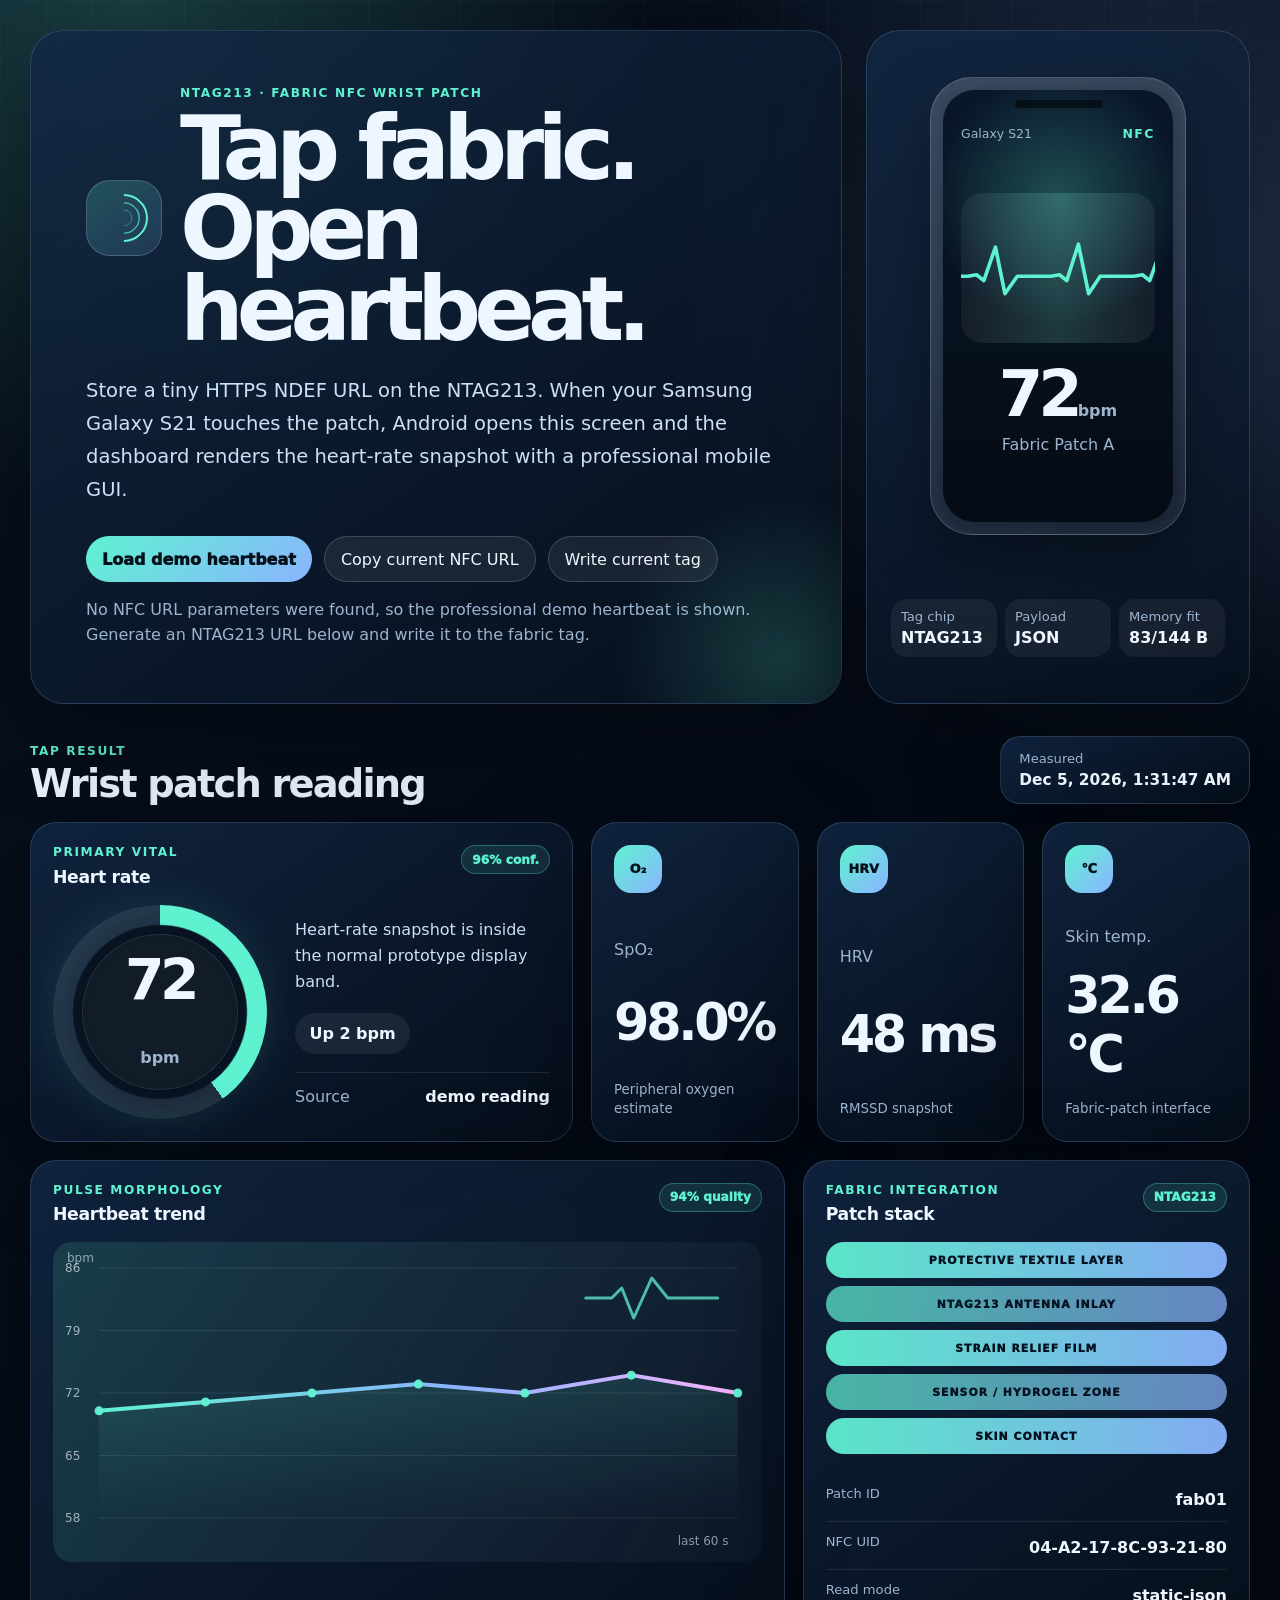
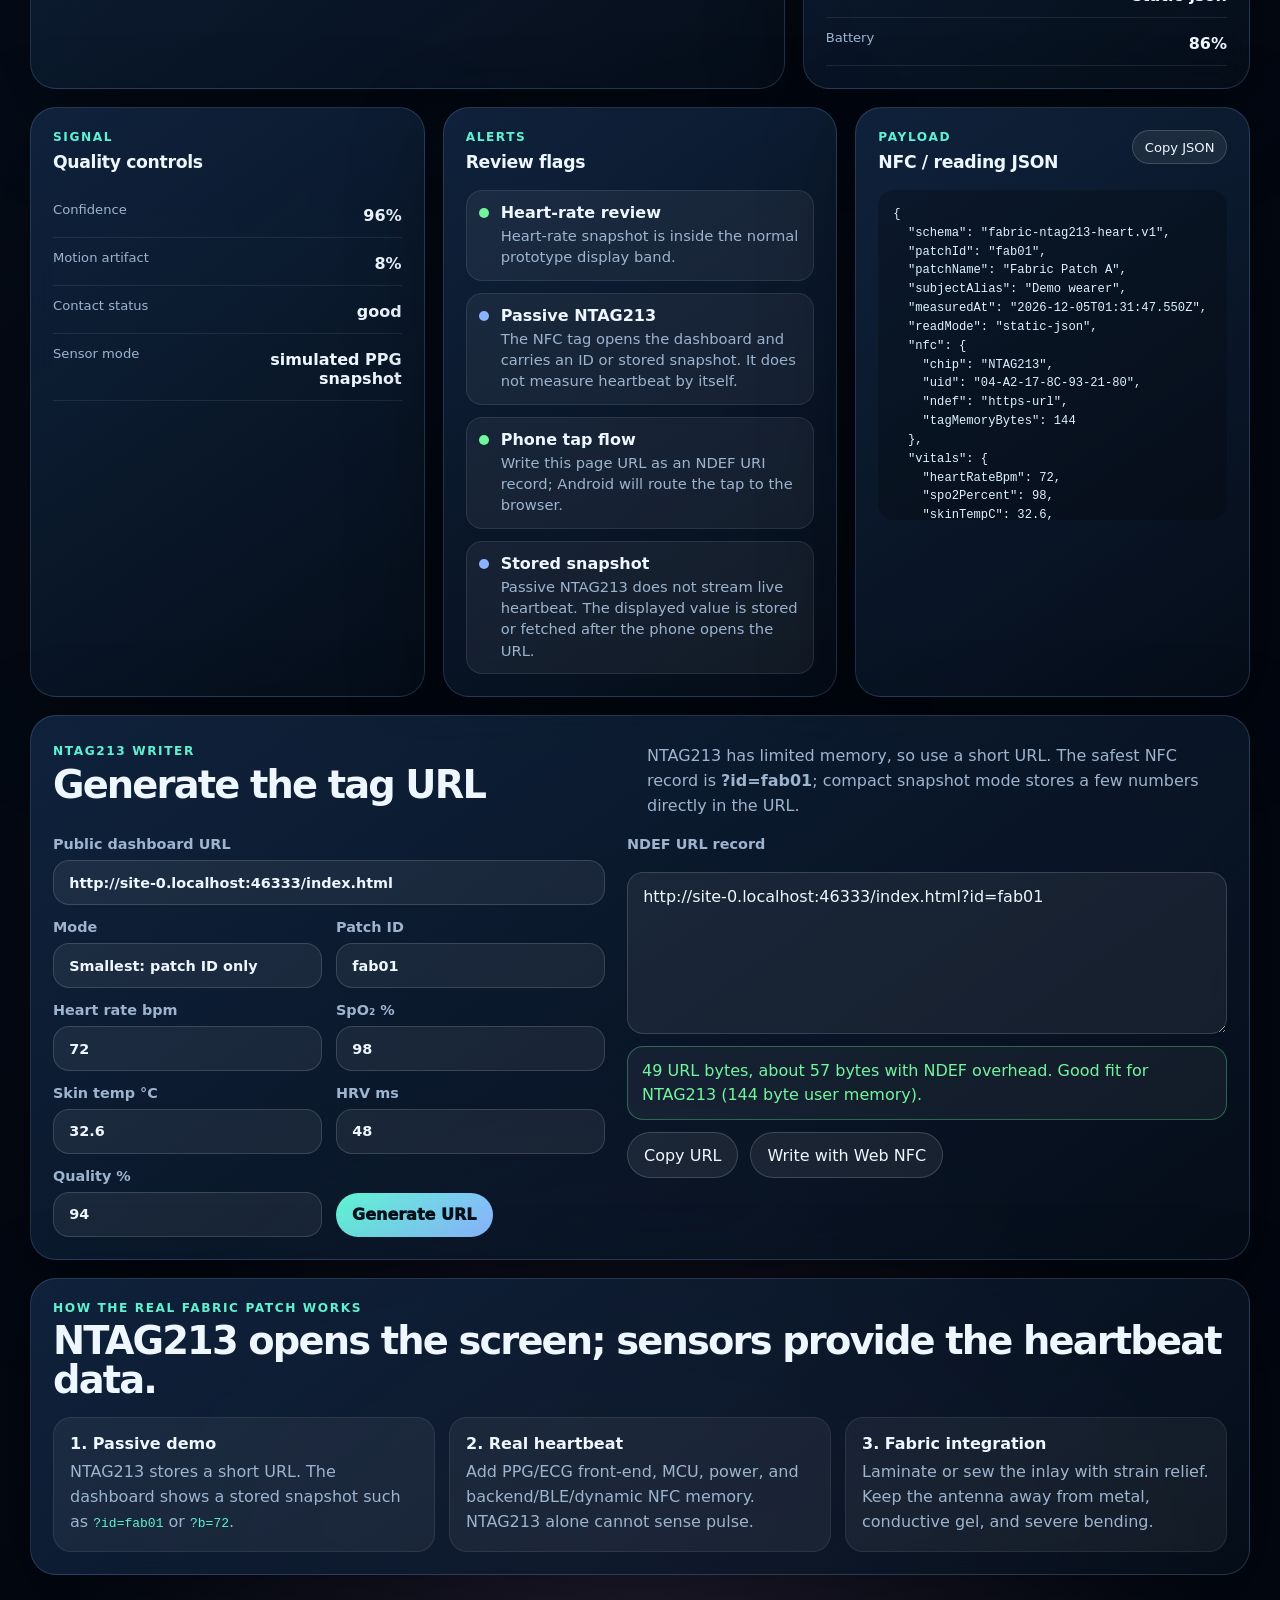
<file: index.html>
<!doctype html>
<html lang="en" data-theme="dark">
<head>
  <meta charset="utf-8" />
  <meta name="viewport" content="width=device-width, initial-scale=1, viewport-fit=cover" />
  <meta name="theme-color" content="#08111f" />
  <meta name="description" content="Professional tap-to-open NTAG213 fabric wrist patch heartbeat dashboard." />
  <title>NTAG213 Fabric Wrist Patch | Heartbeat Dashboard</title>
  <link rel="manifest" href="manifest.webmanifest" />
  <link rel="icon" href="assets/icon.svg" type="image/svg+xml" />
  <link rel="stylesheet" href="assets/styles.css" />
</head>
<body>
  <a class="skip-link" href="#dashboard">Skip to dashboard</a>

  <main class="shell">
    <section class="hero" aria-labelledby="hero-title">
      <div class="hero-copy glass">
        <div class="brand-row">
          <div class="brand-mark" aria-hidden="true">
            <span></span><span></span><span></span>
          </div>
          <div>
            <p class="eyebrow">NTAG213 · Fabric NFC Wrist Patch</p>
            <h1 id="hero-title">Tap fabric. Open heartbeat.</h1>
          </div>
        </div>
        <p class="lead">
          Store a tiny HTTPS NDEF URL on the NTAG213. When your Samsung Galaxy S21 touches the patch, Android opens this screen and the dashboard renders the heart-rate snapshot with a professional mobile GUI.
        </p>
        <div class="hero-actions" aria-label="Main actions">
          <button class="btn btn-primary" id="loadDemo" type="button">Load demo heartbeat</button>
          <button class="btn" id="copyCurrentUrl" type="button">Copy current NFC URL</button>
          <button class="btn" id="writeCurrentTag" type="button">Write current tag</button>
        </div>
        <p class="notice" id="systemNotice" role="status" aria-live="polite"></p>
      </div>

      <aside class="phone-card glass" aria-label="Tap preview">
        <div class="phone-frame">
          <div class="phone-notch"></div>
          <div class="phone-screen">
            <div class="mini-status"><span>Galaxy S21</span><strong>NFC</strong></div>
            <div class="mini-wave" aria-hidden="true"></div>
            <div class="mini-bpm"><strong id="miniBpm">--</strong><span>bpm</span></div>
            <p id="miniPatch">Waiting for tag</p>
          </div>
        </div>
        <dl class="status-grid">
          <div><dt>Tag chip</dt><dd>NTAG213</dd></div>
          <div><dt>Payload</dt><dd id="payloadMode">URL</dd></div>
          <div><dt>Memory fit</dt><dd id="memoryFit">144 B target</dd></div>
        </dl>
      </aside>
    </section>

    <section class="dashboard" id="dashboard" aria-labelledby="dashboard-title">
      <div class="section-title">
        <div>
          <p class="eyebrow">Tap result</p>
          <h2 id="dashboard-title">Wrist patch reading</h2>
        </div>
        <div class="timestamp glass">
          <span>Measured</span>
          <strong id="measuredAt">—</strong>
        </div>
      </div>

      <div class="metric-grid">
        <article class="card card-heart glass" aria-labelledby="heart-title">
          <div class="card-head">
            <div>
              <p class="eyebrow">Primary vital</p>
              <h3 id="heart-title">Heart rate</h3>
            </div>
            <span class="pill" id="confidencePill">—</span>
          </div>
          <div class="heart-layout">
            <div class="heart-ring" id="heartRing" style="--ring: 0" role="img" aria-label="Heart rate gauge">
              <div class="heart-ring-inner">
                <strong id="heartRate">—</strong>
                <span>bpm</span>
              </div>
            </div>
            <div class="heart-copy">
              <p id="heartInterpretation">Touch your phone to the NFC patch to load a reading.</p>
              <div class="trend-chip" id="trendChip">No trend yet</div>
              <div class="source-line"><span>Source</span><strong id="readingSource">No NFC URL</strong></div>
            </div>
          </div>
        </article>

        <article class="card mini-metric glass">
          <span class="metric-icon">O₂</span>
          <p>SpO₂</p>
          <strong id="spo2">—</strong>
          <small>Peripheral oxygen estimate</small>
        </article>

        <article class="card mini-metric glass">
          <span class="metric-icon">HRV</span>
          <p>HRV</p>
          <strong id="hrv">—</strong>
          <small>RMSSD snapshot</small>
        </article>

        <article class="card mini-metric glass">
          <span class="metric-icon">℃</span>
          <p>Skin temp.</p>
          <strong id="skinTemp">—</strong>
          <small>Fabric-patch interface</small>
        </article>
      </div>

      <div class="panel-grid">
        <article class="card chart-card glass">
          <div class="card-head">
            <div>
              <p class="eyebrow">Pulse morphology</p>
              <h3>Heartbeat trend</h3>
            </div>
            <span class="pill" id="qualityPill">—</span>
          </div>
          <canvas id="waveCanvas" width="900" height="340" aria-label="Heartbeat trend chart"></canvas>
        </article>

        <article class="card fabric-card glass">
          <div class="card-head">
            <div>
              <p class="eyebrow">Fabric integration</p>
              <h3>Patch stack</h3>
            </div>
            <span class="pill" id="tagPill">NTAG213</span>
          </div>
          <div class="fabric-stack" aria-hidden="true">
            <span>protective textile layer</span>
            <span>NTAG213 antenna inlay</span>
            <span>strain relief film</span>
            <span>sensor / hydrogel zone</span>
            <span>skin contact</span>
          </div>
          <dl class="detail-list">
            <div><dt>Patch ID</dt><dd id="patchId">—</dd></div>
            <div><dt>NFC UID</dt><dd id="nfcUid">—</dd></div>
            <div><dt>Read mode</dt><dd id="readMode">—</dd></div>
            <div><dt>Battery</dt><dd id="battery">—</dd></div>
          </dl>
        </article>
      </div>

      <div class="panel-grid panel-grid-three">
        <article class="card glass">
          <div class="card-head">
            <div>
              <p class="eyebrow">Signal</p>
              <h3>Quality controls</h3>
            </div>
          </div>
          <dl class="detail-list">
            <div><dt>Confidence</dt><dd id="confidenceValue">—</dd></div>
            <div><dt>Motion artifact</dt><dd id="motionArtifact">—</dd></div>
            <div><dt>Contact status</dt><dd id="contactStatus">—</dd></div>
            <div><dt>Sensor mode</dt><dd id="sensorMode">—</dd></div>
          </dl>
        </article>

        <article class="card glass">
          <div class="card-head">
            <div>
              <p class="eyebrow">Alerts</p>
              <h3>Review flags</h3>
            </div>
          </div>
          <ul class="alert-list" id="alerts"></ul>
        </article>

        <article class="card raw-card glass">
          <div class="card-head">
            <div>
              <p class="eyebrow">Payload</p>
              <h3>NFC / reading JSON</h3>
            </div>
            <button class="btn btn-small" id="copyJson" type="button">Copy JSON</button>
          </div>
          <pre id="rawJson" tabindex="0">No reading loaded.</pre>
        </article>
      </div>
    </section>

    <section class="builder card glass" aria-labelledby="builder-title">
      <div class="section-title section-title-compact">
        <div>
          <p class="eyebrow">NTAG213 writer</p>
          <h2 id="builder-title">Generate the tag URL</h2>
        </div>
        <p class="builder-note">NTAG213 has limited memory, so use a short URL. The safest NFC record is <strong>?id=fab01</strong>; compact snapshot mode stores a few numbers directly in the URL.</p>
      </div>
      <div class="builder-grid">
        <form class="builder-form" id="tagForm">
          <label>Public dashboard URL
            <input id="baseUrl" name="baseUrl" inputmode="url" autocomplete="url" />
          </label>
          <label>Mode
            <select id="urlMode" name="urlMode">
              <option value="id">Smallest: patch ID only</option>
              <option value="compact">Compact: BPM + vital snapshot</option>
              <option value="json">Large: encoded JSON demo</option>
            </select>
          </label>
          <label>Patch ID
            <input id="formPatchId" name="patchId" value="fab01" maxlength="20" />
          </label>
          <label>Heart rate bpm
            <input id="formBpm" name="bpm" type="number" min="30" max="220" value="72" />
          </label>
          <label>SpO₂ %
            <input id="formSpo2" name="spo2" type="number" min="50" max="100" step="0.1" value="98" />
          </label>
          <label>Skin temp °C
            <input id="formTemp" name="temp" type="number" min="20" max="45" step="0.1" value="32.6" />
          </label>
          <label>HRV ms
            <input id="formHrv" name="hrv" type="number" min="0" max="250" value="48" />
          </label>
          <label>Quality %
            <input id="formQuality" name="quality" type="number" min="0" max="100" value="94" />
          </label>
          <button class="btn btn-primary" type="submit">Generate URL</button>
        </form>
        <div class="builder-output">
          <label for="generatedUrl">NDEF URL record</label>
          <textarea id="generatedUrl" rows="7" readonly></textarea>
          <div class="capacity-box" id="capacityBox">—</div>
          <div class="hero-actions">
            <button class="btn" id="copyGenerated" type="button">Copy URL</button>
            <button class="btn" id="writeGenerated" type="button">Write with Web NFC</button>
          </div>
        </div>
      </div>
    </section>

    <section class="card glass setup-card" aria-labelledby="setup-title">
      <p class="eyebrow">How the real fabric patch works</p>
      <h2 id="setup-title">NTAG213 opens the screen; sensors provide the heartbeat data.</h2>
      <div class="setup-grid">
        <div><strong>1. Passive demo</strong><p>NTAG213 stores a short URL. The dashboard shows a stored snapshot such as <code>?id=fab01</code> or <code>?b=72</code>.</p></div>
        <div><strong>2. Real heartbeat</strong><p>Add PPG/ECG front-end, MCU, power, and backend/BLE/dynamic NFC memory. NTAG213 alone cannot sense pulse.</p></div>
        <div><strong>3. Fabric integration</strong><p>Laminate or sew the inlay with strain relief. Keep the antenna away from metal, conductive gel, and severe bending.</p></div>
      </div>
    </section>
  </main>

  <template id="alertTemplate">
    <li><span></span><div><strong></strong><p></p></div></li>
  </template>

  <script src="assets/app.js" defer></script>
</body>
</html>
</file>
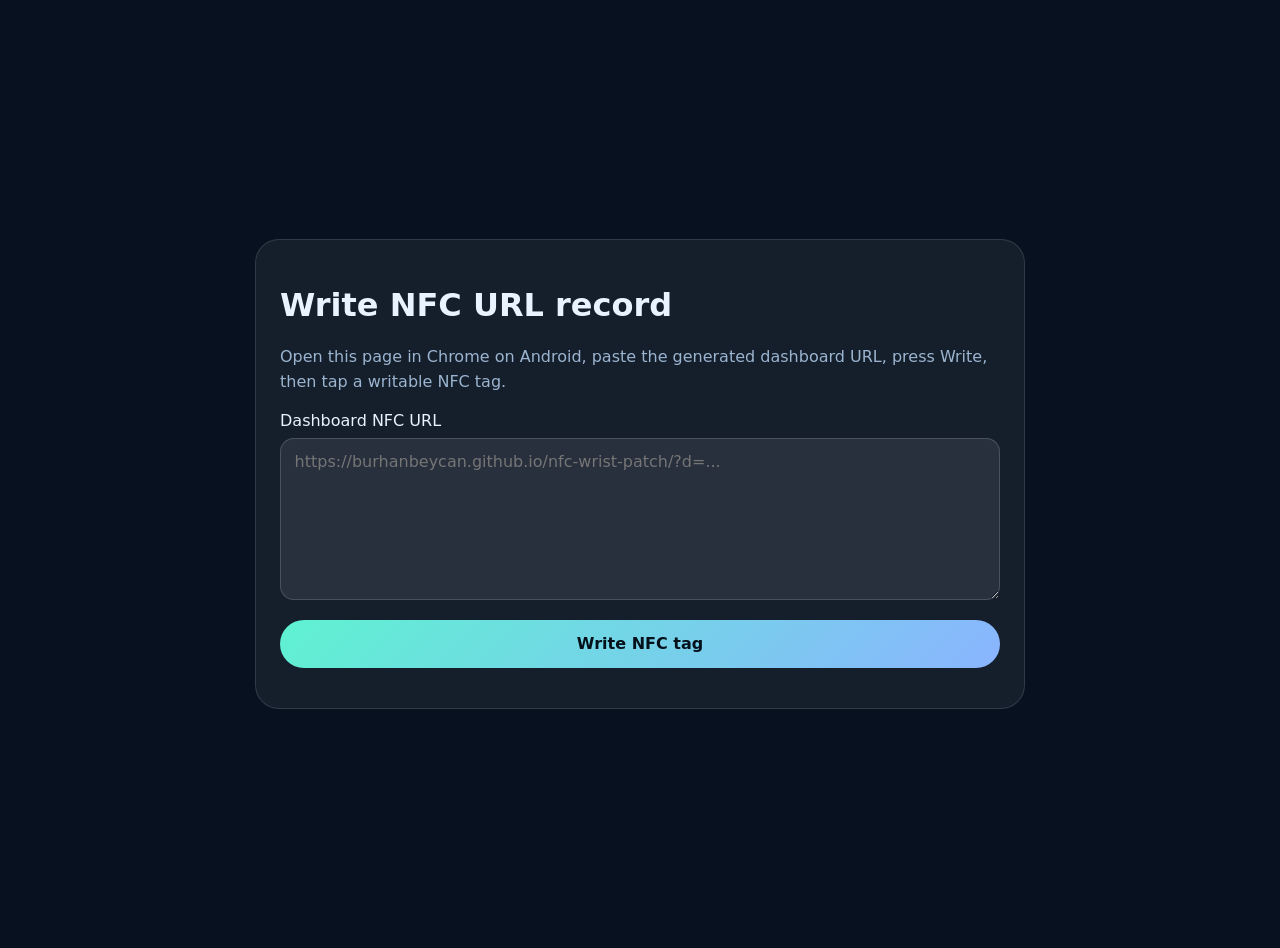
<file: tools/write-tag-web-nfc.html>
<!doctype html>
<html lang="en">
<head>
  <meta charset="utf-8" />
  <meta name="viewport" content="width=device-width, initial-scale=1" />
  <title>Write NFC Wrist Patch Tag</title>
  <style>
    body{font-family:system-ui,sans-serif;background:#07111f;color:#e9f3ff;margin:0;display:grid;min-height:100vh;place-items:center;padding:24px}main{width:min(720px,100%);background:rgba(255,255,255,.06);border:1px solid rgba(255,255,255,.12);border-radius:24px;padding:24px}textarea,input,button{font:inherit;width:100%;box-sizing:border-box}textarea,input{margin:.5rem 0 1rem;padding:.85rem;border-radius:14px;border:1px solid rgba(255,255,255,.16);background:rgba(255,255,255,.08);color:#e9f3ff}button{padding:.9rem 1rem;border:0;border-radius:999px;background:linear-gradient(135deg,#5ff2d1,#8ab4ff);font-weight:800;color:#04111a}p{color:#9bb4cf;line-height:1.55}</style>
</head>
<body>
  <main>
    <h1>Write NFC URL record</h1>
    <p>Open this page in Chrome on Android, paste the generated dashboard URL, press Write, then tap a writable NFC tag.</p>
    <label>Dashboard NFC URL<textarea id="url" rows="7" placeholder="https://burhanbeycan.github.io/nfc-wrist-patch/?d=..."></textarea></label>
    <button id="write" type="button">Write NFC tag</button>
    <p id="status" role="status"></p>
  </main>
  <script>
    const status = document.getElementById('status');
    document.getElementById('write').addEventListener('click', async () => {
      const url = document.getElementById('url').value.trim();
      if (!url) return status.textContent = 'Paste a URL first.';
      if (!('NDEFReader' in window)) return status.textContent = 'Web NFC is not available in this browser. Use Chrome for Android or an NFC writer app.';
      try {
        status.textContent = 'Hold the NFC tag near the phone.';
        const ndef = new NDEFReader();
        await ndef.write({ records: [{ recordType: 'url', data: url }] }, { overwrite: true });
        status.textContent = 'Success. NFC URL record written.';
      } catch (error) {
        status.textContent = `Write failed: ${error.message}`;
      }
    });
  </script>
</body>
</html>
</file>
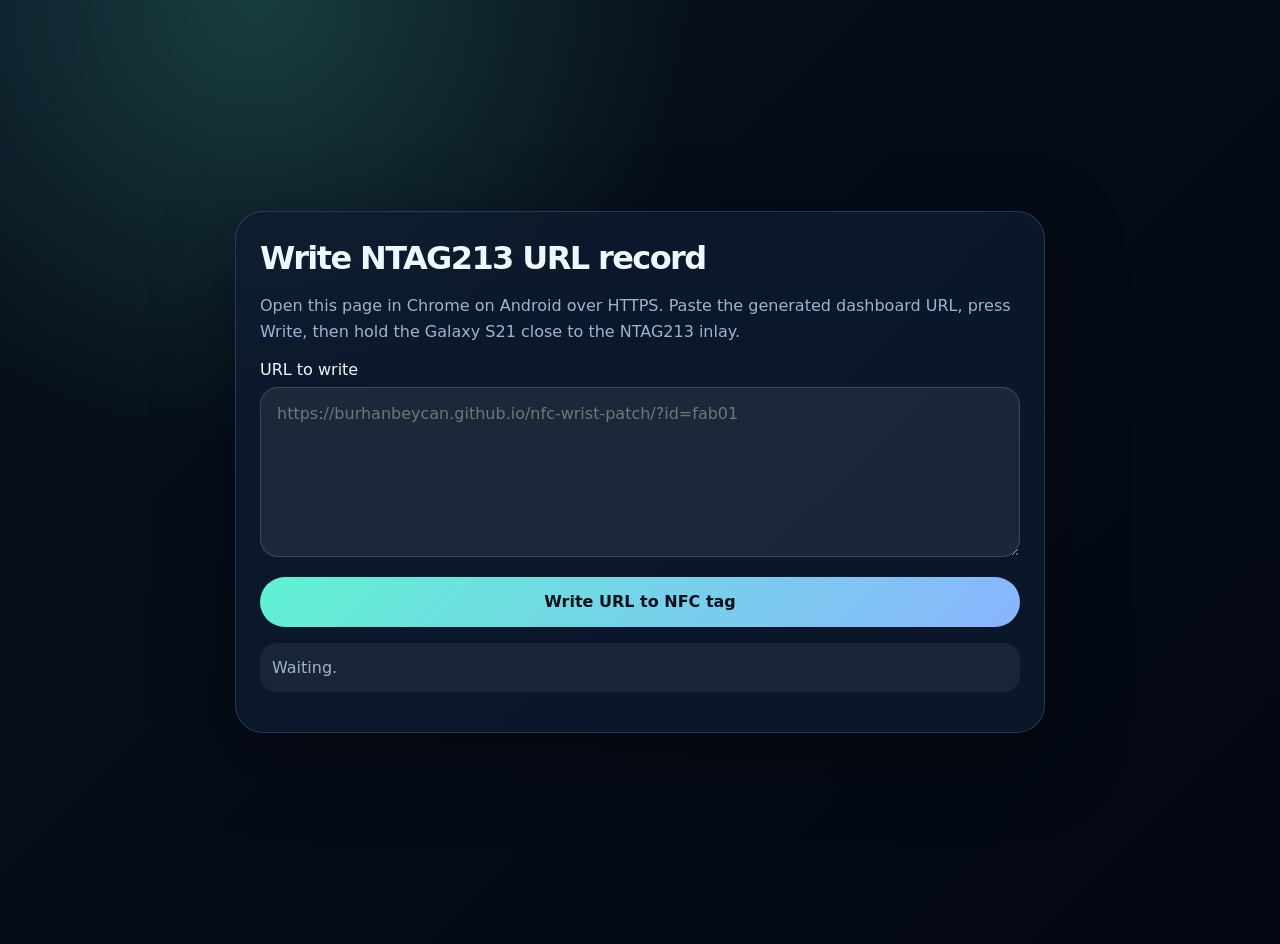
<file: tools/write-web-nfc.html>
<!doctype html>
<html lang="en">
<head>
  <meta charset="utf-8" />
  <meta name="viewport" content="width=device-width, initial-scale=1" />
  <title>Write NTAG213 URL</title>
  <style>
    :root{font-family:Inter,system-ui,sans-serif;color:#eef7ff;background:#08111f}body{margin:0;min-height:100vh;display:grid;place-items:center;padding:22px;background:radial-gradient(circle at 20% 0,rgba(95,242,209,.2),transparent 28rem),linear-gradient(135deg,#08111f,#020711)}main{width:min(760px,100%);border:1px solid rgba(159,205,255,.18);border-radius:28px;background:rgba(14,28,48,.78);box-shadow:0 24px 80px rgba(0,0,0,.4);padding:24px}h1{letter-spacing:-.05em;margin:.2rem 0 1rem}p{color:#9db4cf;line-height:1.6}textarea,button{font:inherit;width:100%;box-sizing:border-box}textarea{min-height:170px;margin:.5rem 0 1rem;padding:1rem;border-radius:18px;border:1px solid rgba(255,255,255,.15);background:rgba(255,255,255,.07);color:#eef7ff}button{border:0;border-radius:999px;padding:.95rem 1rem;background:linear-gradient(135deg,#5ff2d1,#8ab4ff);color:#04111a;font-weight:900}.status{padding:12px;border-radius:16px;background:rgba(255,255,255,.06)}</style>
</head>
<body>
  <main>
    <h1>Write NTAG213 URL record</h1>
    <p>Open this page in Chrome on Android over HTTPS. Paste the generated dashboard URL, press Write, then hold the Galaxy S21 close to the NTAG213 inlay.</p>
    <label>URL to write
      <textarea id="url" placeholder="https://burhanbeycan.github.io/nfc-wrist-patch/?id=fab01"></textarea>
    </label>
    <button id="write" type="button">Write URL to NFC tag</button>
    <p class="status" id="status" role="status">Waiting.</p>
  </main>
  <script>
    const status = document.getElementById('status');
    document.getElementById('write').addEventListener('click', async () => {
      const url = document.getElementById('url').value.trim();
      if (!url) { status.textContent = 'Paste a URL first.'; return; }
      if (!('NDEFReader' in window)) { status.textContent = 'Web NFC is not available in this browser. Use Chrome for Android or a normal NFC writer app.'; return; }
      try {
        status.textContent = 'Hold the NTAG213 close to the phone.';
        const ndef = new NDEFReader();
        await ndef.write({ records: [{ recordType: 'url', data: url }] }, { overwrite: true });
        status.textContent = 'Success. URL record written. Test by tapping the fabric patch.';
      } catch (error) {
        status.textContent = `Write failed: ${error.message}`;
      }
    });
  </script>
</body>
</html>
</file>
<file: assets/styles.css>
:root{color-scheme:dark;--bg:#08111f;--card:rgba(14,28,48,.76);--border:rgba(159,205,255,.18);--text:#eef7ff;--muted:#9db4cf;--soft:#cce0f6;--accent:#5ff2d1;--accent2:#8ab4ff;--accent3:#f7b2ff;--ok:#72f59d;--warn:#ffd166;--danger:#ff657a;--shadow:0 26px 90px rgba(0,0,0,.38);--r-xl:34px;--r-lg:26px;--r-md:18px;--max:1220px;font-family:Inter,ui-sans-serif,system-ui,-apple-system,BlinkMacSystemFont,"Segoe UI",sans-serif}*{box-sizing:border-box}html{scroll-behavior:smooth}body{margin:0;min-height:100vh;color:var(--text);background:radial-gradient(circle at 10% 0,rgba(95,242,209,.2),transparent 32rem),radial-gradient(circle at 90% 8%,rgba(138,180,255,.24),transparent 31rem),radial-gradient(circle at 50% 100%,rgba(247,178,255,.12),transparent 36rem),linear-gradient(135deg,#08111f,#020711 72%);overflow-x:hidden}body:before{content:"";position:fixed;inset:0;pointer-events:none;background-image:linear-gradient(rgba(255,255,255,.035) 1px,transparent 1px),linear-gradient(90deg,rgba(255,255,255,.035) 1px,transparent 1px);background-size:46px 46px;mask-image:linear-gradient(to bottom,rgba(0,0,0,.7),transparent 78%)}button,input,textarea,select{font:inherit}button{cursor:pointer}code{color:var(--accent)}.skip-link{position:absolute;left:1rem;top:-5rem;z-index:20;padding:.8rem 1rem;border-radius:999px;color:#031019;background:var(--accent);font-weight:900;text-decoration:none}.skip-link:focus{top:1rem}.shell{position:relative;z-index:1;width:min(var(--max),calc(100% - 28px));margin:0 auto;padding:30px 0 54px}.glass{border:1px solid var(--border);background:linear-gradient(145deg,rgba(18,39,68,.84),rgba(7,16,28,.72));box-shadow:var(--shadow);backdrop-filter:blur(20px)}.hero{display:grid;grid-template-columns:minmax(0,1fr) 384px;gap:24px;align-items:stretch;margin-bottom:26px}.hero-copy{position:relative;overflow:hidden;border-radius:var(--r-xl);padding:clamp(24px,4.3vw,56px)}.hero-copy:after{content:"";position:absolute;right:-110px;bottom:-125px;width:340px;height:340px;border-radius:50%;background:radial-gradient(circle,rgba(95,242,209,.18),transparent 68%)}.brand-row{position:relative;z-index:1;display:flex;align-items:center;gap:18px}.brand-mark{position:relative;flex:0 0 auto;width:76px;height:76px;display:grid;place-items:center;border-radius:24px;background:linear-gradient(145deg,rgba(95,242,209,.22),rgba(138,180,255,.15));border:1px solid rgba(255,255,255,.17)}.brand-mark span{position:absolute;width:48px;height:48px;border-radius:50%;border:2px solid var(--accent);border-left-color:transparent;border-bottom-color:transparent;transform:rotate(45deg) scale(var(--s,1));opacity:var(--o,1)}.brand-mark span:nth-child(2){--s:.66;--o:.72}.brand-mark span:nth-child(3){--s:.34;--o:.52}.eyebrow{margin:0 0 .48rem;color:var(--accent);font-size:.76rem;font-weight:900;letter-spacing:.13em;text-transform:uppercase}h1,h2,h3,p{margin-top:0}h1{margin:0;max-width:760px;font-size:clamp(2.45rem,7vw,5.85rem);line-height:.9;letter-spacing:-.078em}h2{margin-bottom:0;font-size:clamp(1.55rem,3vw,2.42rem);line-height:1;letter-spacing:-.048em}h3{margin-bottom:0;font-size:1.08rem;letter-spacing:-.02em}.lead{position:relative;z-index:1;max-width:780px;margin:24px 0 30px;color:var(--soft);font-size:clamp(1.04rem,2vw,1.22rem);line-height:1.7}.hero-actions{position:relative;z-index:1;display:flex;flex-wrap:wrap;gap:12px}.btn{display:inline-flex;align-items:center;justify-content:center;min-height:44px;border:1px solid rgba(255,255,255,.16);border-radius:999px;padding:.78rem 1rem;color:var(--text);background:rgba(255,255,255,.07);transition:.18s}.btn:hover,.btn:focus-visible{transform:translateY(-1px);border-color:rgba(255,255,255,.32);background:rgba(255,255,255,.12);box-shadow:0 12px 30px rgba(0,0,0,.18)}.btn-primary{border:0;color:#04111a;background:linear-gradient(135deg,var(--accent),var(--accent2));font-weight:950}.btn-small{min-height:34px;padding:.48rem .72rem;font-size:.82rem}.notice{margin:16px 0 0;color:var(--muted);line-height:1.55}.phone-card{border-radius:var(--r-xl);padding:24px;display:grid;place-items:center;gap:20px}.phone-frame{width:256px;height:458px;border-radius:42px;padding:12px;border:1px solid rgba(255,255,255,.2);background:linear-gradient(160deg,rgba(255,255,255,.15),rgba(255,255,255,.04));box-shadow:inset 0 0 22px rgba(255,255,255,.08),0 26px 60px rgba(0,0,0,.36)}.phone-notch{position:absolute;width:88px;height:8px;border-radius:999px;background:rgba(0,0,0,.56);margin:10px 0 0 72px}.phone-screen{height:100%;border-radius:32px;padding:36px 18px 20px;background:radial-gradient(circle at 50% 25%,rgba(95,242,209,.26),transparent 8rem),linear-gradient(180deg,#09172a,#050b14);overflow:hidden}.mini-status{display:flex;justify-content:space-between;color:var(--muted);font-size:.78rem}.mini-status strong{color:var(--accent);letter-spacing:.12em}.mini-wave{position:relative;height:150px;margin:52px 0 24px;border-radius:22px;background:rgba(255,255,255,.055);overflow:hidden}.mini-wave:before{content:"";position:absolute;inset:0;background:linear-gradient(90deg,transparent,rgba(95,242,209,.13),transparent),url("data:image/svg+xml,%3Csvg width='320' height='120' viewBox='0 0 320 120' xmlns='http://www.w3.org/2000/svg'%3E%3Cpath d='M0 72 L36 72 L48 70 L58 78 L74 32 L87 96 L104 72 L150 72 L162 70 L172 78 L188 28 L202 96 L218 72 L264 72 L276 70 L286 78 L302 34 L316 92' fill='none' stroke='%235ff2d1' stroke-width='5' stroke-linecap='round' stroke-linejoin='round'/%3E%3C/svg%3E") center/120% 70% no-repeat;animation:scan 2.8s linear infinite}@keyframes scan{from{transform:translateX(-18px)}to{transform:translateX(18px)}}.mini-bpm{text-align:center}.mini-bpm strong{font-size:4rem;line-height:.85;letter-spacing:-.08em}.mini-bpm span{color:var(--muted);font-weight:800}#miniPatch{margin:14px 0 0;text-align:center;color:var(--muted)}.status-grid{width:100%;display:grid;grid-template-columns:repeat(3,1fr);gap:8px;margin:0}.status-grid div{padding:10px;border-radius:16px;background:rgba(255,255,255,.055)}dt{color:var(--muted);font-size:.82rem}dd{margin:4px 0 0;font-weight:900;overflow-wrap:anywhere}.dashboard{display:grid;gap:18px}.section-title{display:flex;align-items:end;justify-content:space-between;gap:18px;margin:6px 0 0}.section-title-compact{align-items:start;margin-bottom:18px}.timestamp{min-width:246px;padding:14px 18px;border-radius:20px}.timestamp span{display:block;color:var(--muted);font-size:.82rem}.timestamp strong{display:block;margin-top:5px;font-size:.96rem}.metric-grid{display:grid;grid-template-columns:minmax(0,1.7fr) repeat(3,minmax(145px,.65fr));gap:18px}.card{min-width:0;border-radius:var(--r-lg);padding:22px}.card-head{display:flex;justify-content:space-between;align-items:start;gap:14px;margin-bottom:18px}.pill{display:inline-flex;align-items:center;justify-content:center;min-width:64px;padding:.42rem .62rem;border:1px solid rgba(95,242,209,.3);border-radius:999px;color:var(--accent);background:rgba(95,242,209,.11);font-size:.76rem;font-weight:950;white-space:nowrap}.pill.warn{color:var(--warn);border-color:rgba(255,209,102,.35);background:rgba(255,209,102,.12)}.pill.danger{color:var(--danger);border-color:rgba(255,101,122,.38);background:rgba(255,101,122,.11)}.heart-layout{display:grid;grid-template-columns:214px minmax(0,1fr);gap:28px;align-items:center}.heart-ring{width:214px;height:214px;display:grid;place-items:center;border-radius:50%;background:radial-gradient(circle at center,rgba(8,17,31,1) 0 57%,transparent 58%),conic-gradient(var(--accent) calc(var(--ring)*1%),rgba(255,255,255,.08) 0);box-shadow:inset 0 0 38px rgba(95,242,209,.12),0 0 45px rgba(95,242,209,.12)}.heart-ring-inner{width:156px;height:156px;display:grid;place-items:center;border:1px solid rgba(255,255,255,.09);border-radius:50%;background:rgba(255,255,255,.045)}.heart-ring strong{font-size:3.55rem;letter-spacing:-.08em;line-height:.86}.heart-ring span{color:var(--muted);font-weight:900}.heart-copy p{color:var(--soft);line-height:1.62}.trend-chip{display:inline-flex;margin:2px 0 18px;padding:.68rem .9rem;border-radius:999px;background:rgba(255,255,255,.065);font-weight:900}.source-line{display:flex;justify-content:space-between;gap:18px;padding-top:14px;border-top:1px solid rgba(255,255,255,.09)}.source-line span{color:var(--muted)}.source-line strong{text-align:right;overflow-wrap:anywhere}.mini-metric{display:grid;align-content:space-between;min-height:226px}.metric-icon{display:inline-flex;width:48px;height:48px;align-items:center;justify-content:center;border-radius:17px;color:#04111a;background:linear-gradient(135deg,var(--accent),var(--accent2));font-weight:1000;font-size:.8rem}.mini-metric p{margin:18px 0 4px;color:var(--muted)}.mini-metric strong{font-size:clamp(2.15rem,5vw,3.18rem);letter-spacing:-.065em}.mini-metric small{color:var(--muted);line-height:1.4}.panel-grid{display:grid;grid-template-columns:minmax(0,1.35fr) minmax(330px,.8fr);gap:18px}.panel-grid-three{grid-template-columns:repeat(3,minmax(0,1fr))}.chart-card canvas{display:block;width:100%;min-height:268px;border-radius:18px;background:rgba(0,0,0,.16)}.fabric-stack{display:grid;gap:8px;margin-bottom:20px}.fabric-stack span{padding:.72rem .9rem;border-radius:999px;color:#05111e;background:linear-gradient(90deg,rgba(95,242,209,.94),rgba(138,180,255,.94));text-align:center;text-transform:uppercase;letter-spacing:.095em;font-size:.68rem;font-weight:1000}.fabric-stack span:nth-child(even){opacity:.76}.detail-list{display:grid;gap:0;margin:0}.detail-list div{display:flex;justify-content:space-between;gap:16px;padding:12px 0;border-bottom:1px solid rgba(255,255,255,.085)}.detail-list dd{text-align:right;max-width:62%}.alert-list{list-style:none;display:grid;gap:12px;padding:0;margin:0}.alert-list li{display:grid;grid-template-columns:12px 1fr;gap:10px;padding:12px;border:1px solid rgba(255,255,255,.09);border-radius:16px;background:rgba(255,255,255,.055)}.alert-list li span{width:10px;height:10px;margin-top:5px;border-radius:50%;background:var(--ok)}.alert-list li.warn span{background:var(--warn)}.alert-list li.danger span{background:var(--danger)}.alert-list li.info span{background:var(--accent2)}.alert-list strong{display:block;margin-bottom:3px}.alert-list p{margin:0;color:var(--muted);font-size:.92rem;line-height:1.45}.raw-card pre{overflow:auto;max-height:330px;margin:0;padding:15px;border-radius:16px;background:rgba(0,0,0,.24);color:#dff2ff;font-size:.76rem;line-height:1.55}.builder{margin-top:18px}.builder-note{max-width:580px;margin:0;color:var(--muted);line-height:1.55}.builder-grid{display:grid;grid-template-columns:minmax(0,.92fr) minmax(0,1fr);gap:22px}.builder-form{display:grid;grid-template-columns:repeat(2,minmax(0,1fr));gap:14px}.builder-form label:first-child{grid-column:1/-1}label{color:var(--muted);font-weight:800;font-size:.9rem}input,textarea,select{width:100%;margin-top:8px;border:1px solid rgba(255,255,255,.14);border-radius:16px;padding:.84rem .95rem;color:var(--text);background:rgba(255,255,255,.064);outline:none}select{appearance:none}input:focus,textarea:focus,select:focus{border-color:rgba(95,242,209,.64);box-shadow:0 0 0 4px rgba(95,242,209,.08)}.builder-form .btn{align-self:end;justify-self:start}.builder-output{display:grid;align-content:start;gap:12px}textarea{min-height:160px;resize:vertical}.capacity-box{padding:12px 14px;border:1px solid rgba(255,255,255,.1);border-radius:16px;background:rgba(255,255,255,.052);color:var(--soft);line-height:1.5}.capacity-box.good{border-color:rgba(114,245,157,.32);color:var(--ok)}.capacity-box.warn{border-color:rgba(255,209,102,.36);color:var(--warn)}.capacity-box.bad{border-color:rgba(255,101,122,.4);color:var(--danger)}.setup-card{margin-top:18px}.setup-grid{display:grid;grid-template-columns:repeat(3,1fr);gap:14px;margin-top:18px}.setup-grid div{padding:16px;border-radius:18px;background:rgba(255,255,255,.055);border:1px solid rgba(255,255,255,.08)}.setup-grid strong{display:block;margin-bottom:7px}.setup-grid p{margin-bottom:0;color:var(--muted);line-height:1.55}@media(max-width:1080px){.hero,.panel-grid,.panel-grid-three,.builder-grid{grid-template-columns:1fr}.metric-grid{grid-template-columns:repeat(3,minmax(0,1fr))}.card-heart{grid-column:1/-1}.phone-card{display:none}}@media(max-width:760px){.shell{width:min(100% - 18px,var(--max));padding-top:14px}.hero-copy,.card{border-radius:22px;padding:18px}.brand-row{align-items:flex-start}.brand-mark{width:58px;height:58px;border-radius:19px}.brand-mark span{width:36px;height:36px}.metric-grid{grid-template-columns:1fr}.heart-layout{grid-template-columns:1fr;justify-items:center;text-align:center}.source-line{align-items:center}.section-title{flex-direction:column;align-items:stretch}.timestamp{min-width:0}.builder-form,.setup-grid{grid-template-columns:1fr}.builder-form label:first-child{grid-column:auto}.detail-list div{flex-direction:column;gap:4px}.detail-list dd{max-width:none;text-align:left}}@media(prefers-reduced-motion:reduce){*,*:before,*:after{animation-duration:.001ms!important;animation-iteration-count:1!important;transition-duration:.001ms!important;scroll-behavior:auto!important}}
</file>
